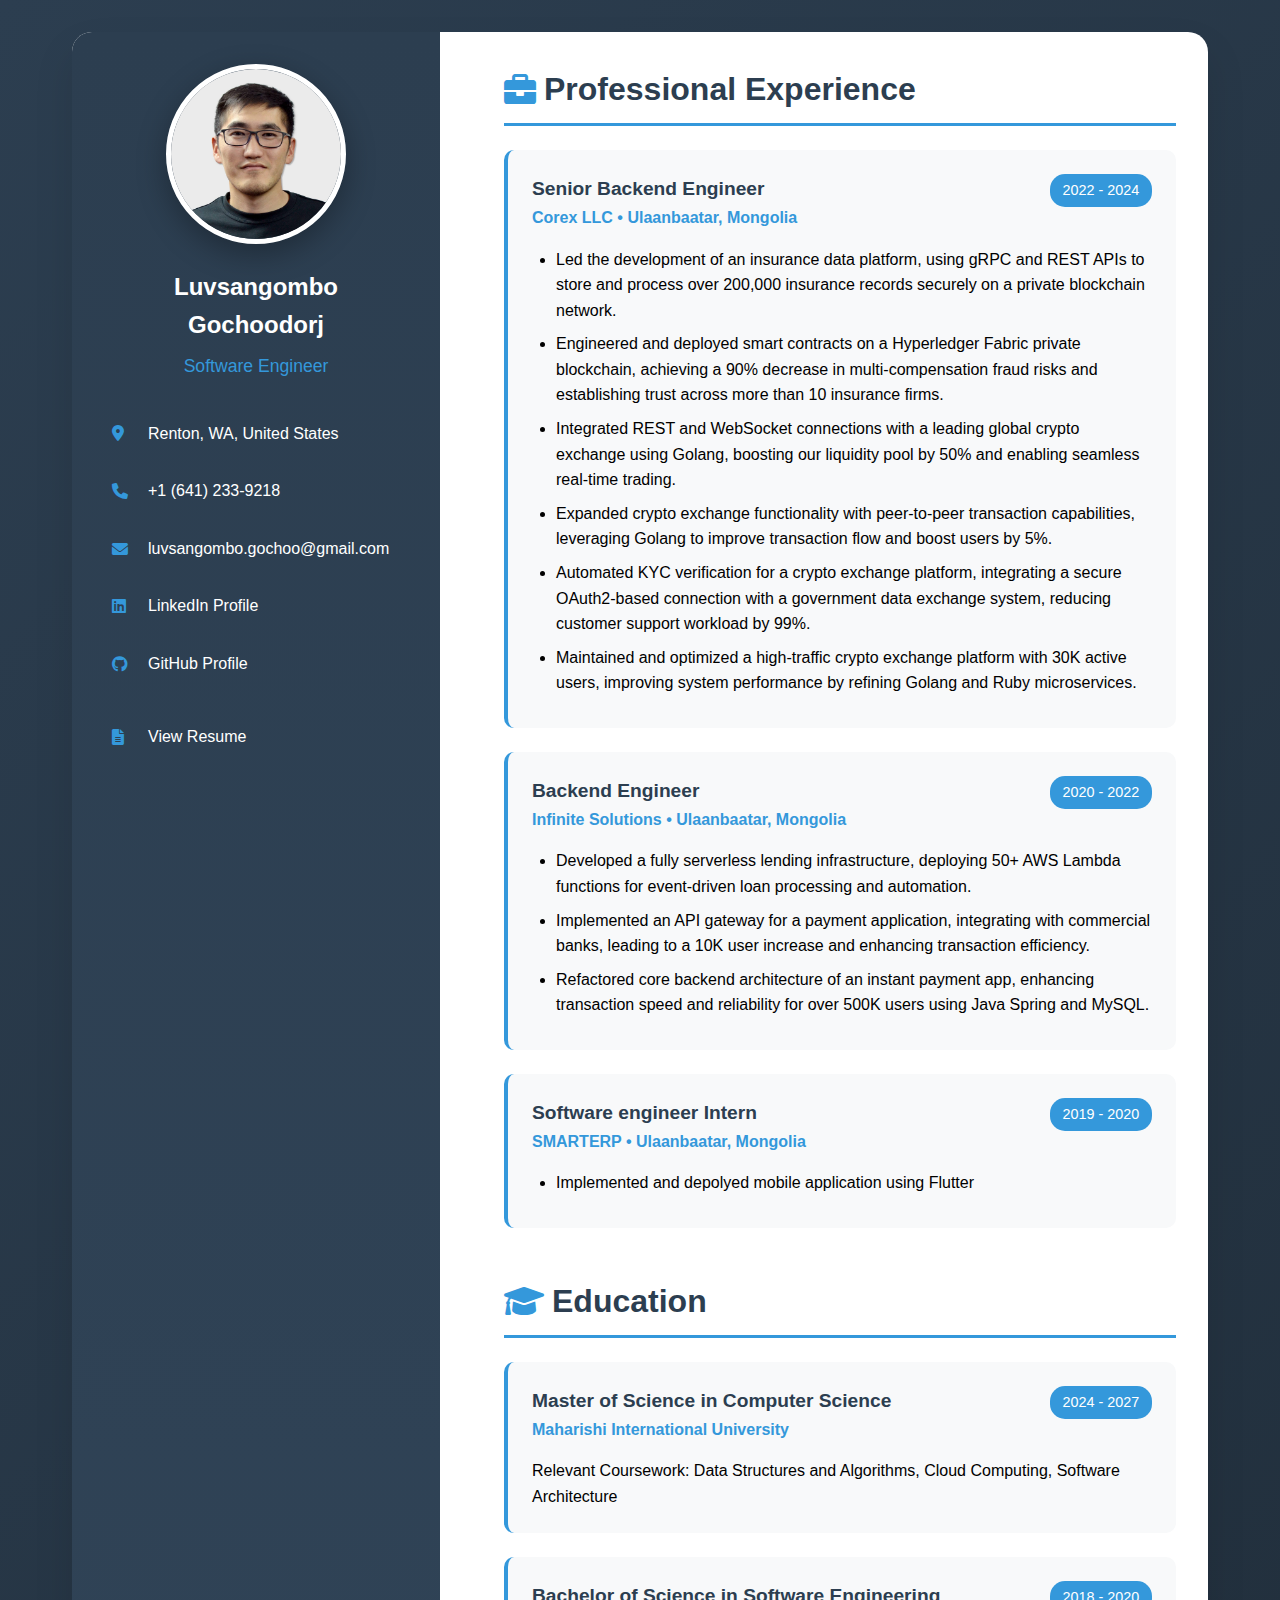
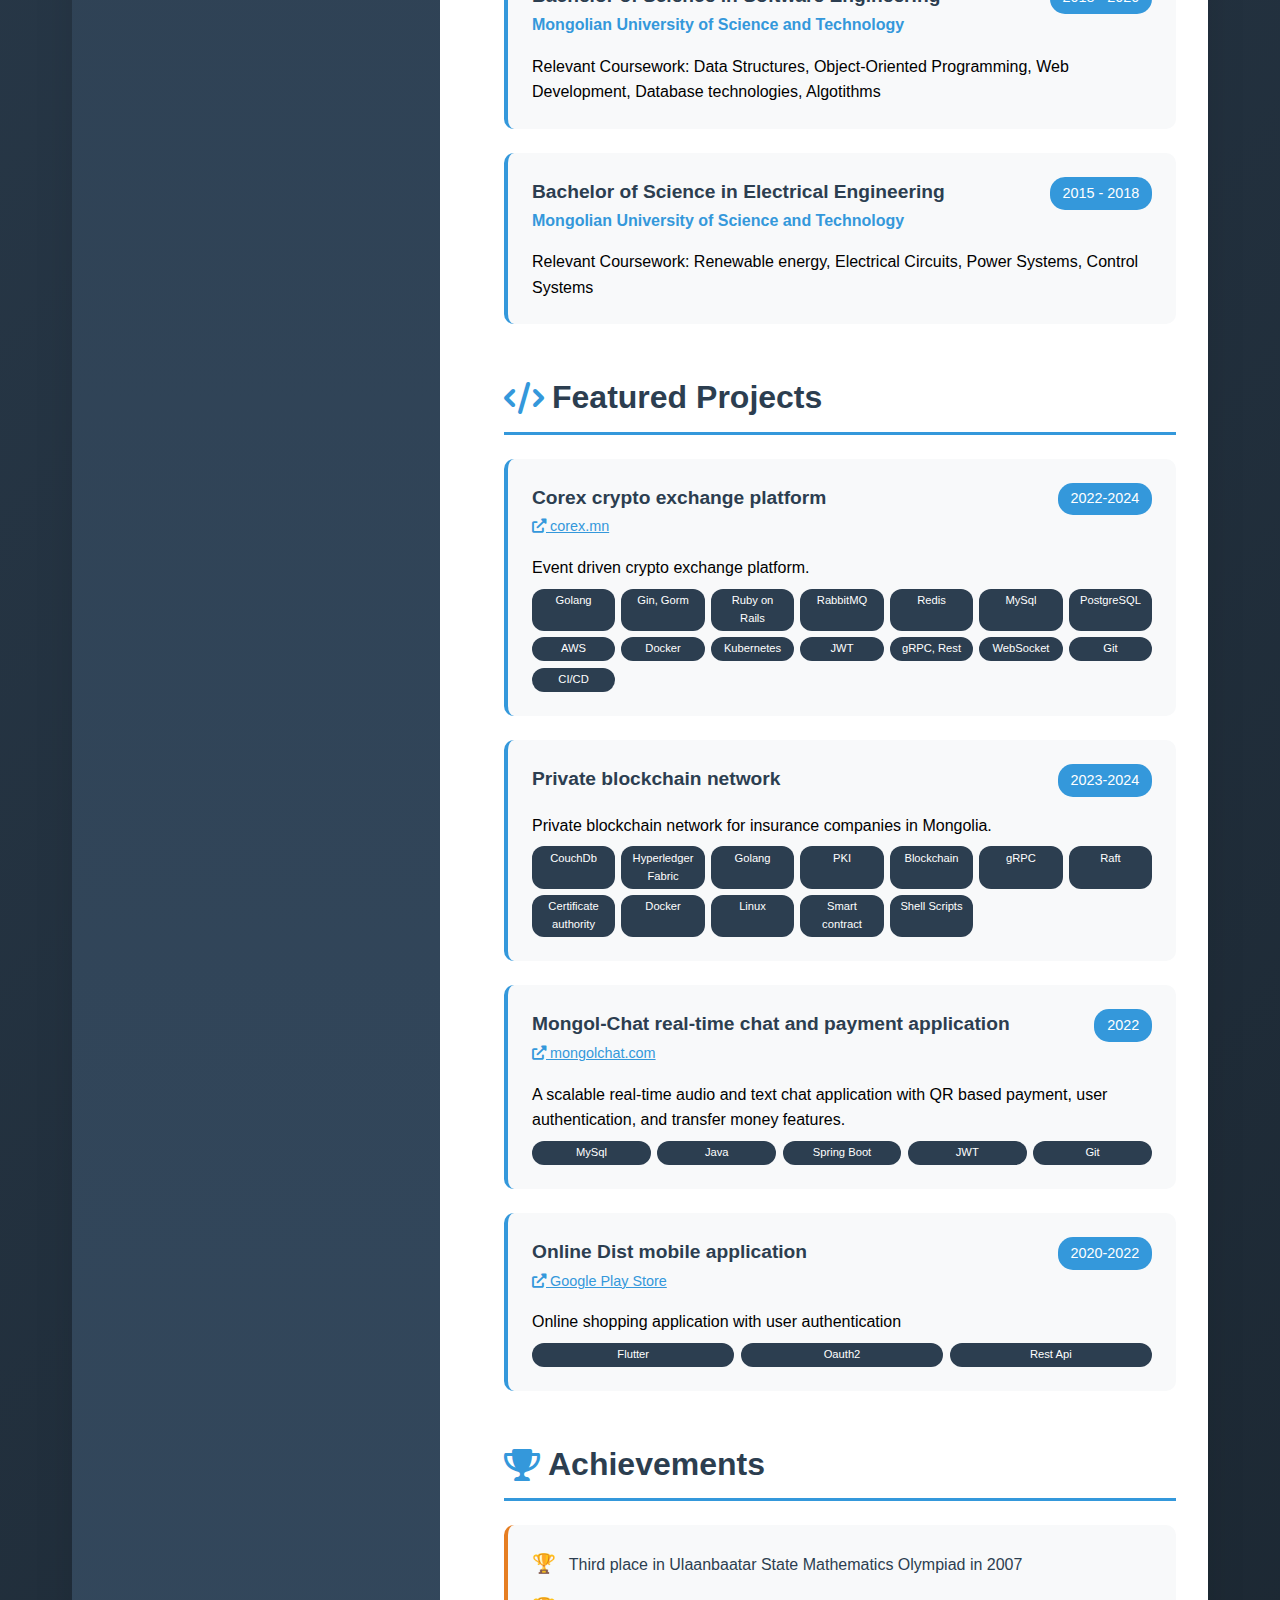
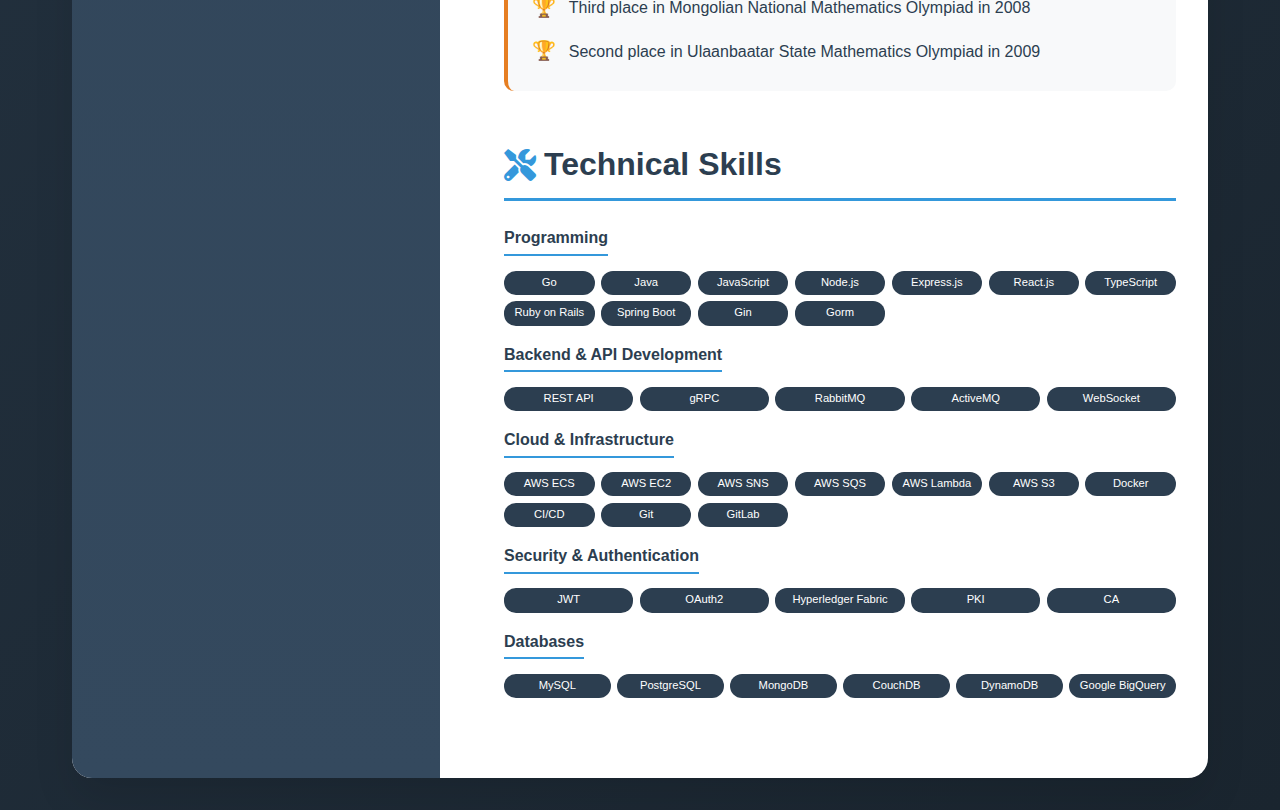
<file: index.html>
<!DOCTYPE html>
<html lang="en">

<head>
	<meta charset="UTF-8">
	<meta name="viewport" content="width=device-width, initial-scale=1.0">
	<title>Luvsangombo Gochoodorj - Software Engineer Portfolio</title>
	<link href="https://cdnjs.cloudflare.com/ajax/libs/font-awesome/6.0.0/css/all.min.css" rel="stylesheet">
	<link rel="stylesheet" href="styles.css">
</head>

<body>
	<div class="container">

		<div class="main-content">
			<div class="sidebar">
				<div class="profile-section">
					<img src="resource/profile.jpg" alt="Luvsangombo Gochoodorj" class="profile-pic">
					<div class="profile-name">Luvsangombo Gochoodorj</div>
					<div class="profile-title">Software Engineer</div>
				</div>

				<div class="contact-info">
					<div class="contact-item">
						<i class="fas fa-map-marker-alt"></i>
						<span>Renton, WA, United States</span>
					</div>
					<div class="contact-item">
						<i class="fas fa-phone"></i>
						<a href="tel:+16412339218">+1 (641) 233-9218</a>
					</div>
					<div class="contact-item">
						<i class="fas fa-envelope"></i>
						<a href="mailto:luvsangombo.gochoo@gmail.com">luvsangombo.gochoo@gmail.com</a>
					</div>
					<div class="contact-item">
						<i class="fab fa-linkedin"></i>
						<a href="https://www.linkedin.com/in/luvsangombo-gochoodorj/" target="_blank">LinkedIn
							Profile</a>
					</div>
					<div class="contact-item">
						<i class="fab fa-github"></i>
						<a href="https://github.com/luvsangombo" target="_blank">GitHub Profile</a>
					</div>
				</div>

				<a href="resume.html" class="resume-item" target="_blank">
					<i class="fas fa-file-alt"></i>
					<span>View Resume</span>
				</a>
			</div>

			<div class="main-section">
				<div class="section">
					<h2 class="section-title">
						<i class="fas fa-briefcase"></i>
						Professional Experience
					</h2>

					<div class="experience-item">
						<div class="item-header">
							<div>
								<div class="item-title">Senior Backend Engineer</div>
								<div class="item-company">Corex LLC • Ulaanbaatar, Mongolia</div>
							</div>
							<span class="item-date">2022 - 2024</span>
						</div>
						<div class="item-description">
							<ul>
								<li>Led the development of an insurance data platform, using gRPC and REST APIs to store
									and process over 200,000 insurance records securely on a private blockchain network.
								</li>
								<li>Engineered and deployed smart contracts on a Hyperledger Fabric private blockchain,
									achieving a 90% decrease in multi-compensation fraud risks and establishing trust
									across more than 10 insurance firms.</li>
								<li>Integrated REST and WebSocket connections with a leading global crypto exchange
									using Golang, boosting our liquidity pool by 50% and enabling seamless real-time
									trading.</li>
								<li>Expanded crypto exchange functionality with peer-to-peer transaction capabilities,
									leveraging Golang to improve transaction flow and boost users by 5%.</li>
								<li>Automated KYC verification for a crypto exchange platform, integrating a secure
									OAuth2-based connection with a government data exchange system, reducing customer
									support workload by 99%.</li>
								<li>Maintained and optimized a high-traffic crypto exchange platform with 30K active
									users, improving system performance by refining Golang and Ruby microservices.</li>
							</ul>
						</div>
					</div>

					<div class="experience-item">
						<div class="item-header">
							<div>
								<div class="item-title">Backend Engineer</div>
								<div class="item-company">Infinite Solutions • Ulaanbaatar, Mongolia</div>
							</div>
							<span class="item-date">2020 - 2022</span>
						</div>
						<div class="item-description">
							<ul>
								<li>Developed a fully serverless lending infrastructure, deploying 50+ AWS Lambda
									functions for event-driven loan processing and automation.</li>
								<li>Implemented an API gateway for a payment application, integrating with commercial
									banks, leading to a 10K user increase and enhancing transaction efficiency.</li>
								<li>Refactored core backend architecture of an instant payment app, enhancing
									transaction speed and reliability for over 500K users using Java Spring and MySQL.
								</li>
							</ul>
						</div>
					</div>

					<div class="experience-item">
						<div class="item-header">
							<div>
								<div class="item-title">Software engineer Intern</div>
								<div class="item-company">SMARTERP • Ulaanbaatar, Mongolia</div>
							</div>
							<span class="item-date">2019 - 2020</span>
						</div>
						<div class="item-description">
							<ul>
								<li>Implemented and depolyed mobile application using Flutter</li>
							</ul>
						</div>
					</div>
				</div>

				<div class="section">
					<h2 class="section-title">
						<i class="fas fa-graduation-cap"></i>
						Education
					</h2>

					<div class="education-item">
						<div class="item-header">
							<div>
								<div class="item-title">Master of Science in Computer Science</div>
								<div class="item-company">Maharishi International University</div>
							</div>
							<span class="item-date">2024 - 2027</span>
						</div>
						<div class="item-description">
							<p>Relevant Coursework: Data Structures and Algorithms, Cloud Computing, Software
								Architecture</p>
						</div>
					</div>

					<div class="education-item">
						<div class="item-header">
							<div>
								<div class="item-title">Bachelor of Science in Software Engineering</div>
								<div class="item-company">Mongolian University of Science and Technology</div>
							</div>
							<span class="item-date">2018 - 2020</span>
						</div>
						<div class="item-description">
							<p>Relevant Coursework: Data Structures, Object-Oriented Programming, Web Development,
								Database technologies, Algotithms</p>
						</div>
					</div>
					<div class="education-item">
						<div class="item-header">
							<div>
								<div class="item-title">Bachelor of Science in Electrical Engineering</div>
								<div class="item-company">Mongolian University of Science and Technology</div>
							</div>
							<span class="item-date">2015 - 2018</span>
						</div>
						<div class="item-description">
							<p>Relevant Coursework: Renewable energy, Electrical Circuits, Power Systems, Control
								Systems </p>
						</div>
					</div>
				</div>

				<div class="section">
					<h2 class="section-title">
						<i class="fas fa-code"></i>
						Featured Projects
					</h2>

					<div class="project-item">
						<div class="item-header">
							<div>
								<div class="item-title">Corex crypto exchange platform</div>
								<a href="https://www.corex.mn" class="project-link" target="_blank">
									<i class="fas fa-external-link-alt"></i> corex.mn
								</a>
							</div>
							<span class="item-date">2022-2024</span>
						</div>
						<div class="item-description">
							<p>Event driven crypto exchange platform.</p>
							<div class="skills-grid">
								<div class="skill-tag">Golang</div>
								<div class="skill-tag">Gin, Gorm</div>
								<div class="skill-tag">Ruby on Rails</div>
								<div class="skill-tag">RabbitMQ</div>
								<div class="skill-tag">Redis</div>
								<div class="skill-tag">MySql</div>
								<div class="skill-tag">PostgreSQL</div>
								<div class="skill-tag">AWS</div>
								<div class="skill-tag">Docker</div>
								<div class="skill-tag">Kubernetes</div>
								<div class="skill-tag">JWT</div>
								<div class="skill-tag">gRPC, Rest</div>
								<div class="skill-tag">WebSocket</div>
								<div class="skill-tag">Git</div>
								<div class="skill-tag">CI/CD</div>
							</div>
						</div>
					</div>
					<div class="project-item">
						<div class="item-header">
							<div>
								<div class="item-title">Private blockchain network</div>
							</div>
							<span class="item-date">2023-2024</span>
						</div>
						<div class="item-description">
							<p>Private blockchain network for insurance companies in Mongolia.</p>
							<div class="skills-grid">
								<div class="skill-tag">CouchDb</div>
								<div class="skill-tag">Hyperledger Fabric</div>

								<div class="skill-tag">Golang</div>
								<div class="skill-tag">PKI</div>
								<div class="skill-tag">Blockchain</div>
								<div class="skill-tag">gRPC</div>
								<div class="skill-tag">Raft</div>
								<div class="skill-tag">Certificate authority</div>
								<div class="skill-tag">Docker</div>
								<div class="skill-tag">Linux</div>
								<div class="skill-tag">Smart contract</div>
								<div class="skill-tag">Shell Scripts</div>
							</div>
						</div>
					</div>

					<div class="project-item">
						<div class="item-header">
							<div>
								<div class="item-title">Mongol-Chat real-time chat and payment application</div>
								<a href="https://mongolchat.com/" class="project-link" target="_blank">
									<i class="fas fa-external-link-alt"></i> mongolchat.com
								</a>
							</div>
							<span class="item-date">2022</span>
						</div>
						<div class="item-description">
							<p>A scalable real-time audio and text chat application with QR based payment, user
								authentication, and
								transfer money features.</p>
							<div class="skills-grid">
								<div class="skill-tag">MySql</div>
								<div class="skill-tag">Java</div>
								<div class="skill-tag">Spring Boot</div>
								<div class="skill-tag">JWT</div>
								<div class="skill-tag">Git</div>
							</div>
						</div>
					</div>

					<div class="project-item">
						<div class="item-header">
							<div>
								<div class="item-title">Online Dist mobile application</div>
								<a href="https://play.google.com/store/apps/details?id=mk.onlinedist.mn&hl=en_US"
									class="project-link" target="_blank">
									<i class="fas fa-external-link-alt"></i> Google Play Store
								</a>
							</div>
							<span class="item-date">2020-2022</span>
						</div>
						<div class="item-description">
							<p>Online shopping application with user authentication</p>
							<div class="skills-grid">
								<div class="skill-tag">Flutter</div>
								<div class="skill-tag">Oauth2</div>
								<div class="skill-tag">Rest Api</div>
							</div>
						</div>
					</div>
				</div>

				<div class="section">
					<h2 class="section-title">
						<i class="fas fa-trophy"></i>
						Achievements
					</h2>

					<div class="achievement-list">
						<p>Third place in Ulaanbaatar State Mathematics Olympiad in 2007</p>
						<p>Third place in Mongolian National Mathematics Olympiad in 2008</p>
						<p>Second place in Ulaanbaatar State Mathematics Olympiad in 2009</p>
					</div>
				</div>

				<div class="section">
					<h2 class="section-title">
						<i class="fas fa-tools"></i>
						Technical Skills
					</h2>

					<div class="skills-category">
						<h3 class="skills-category-title">Programming</h3>
						<div class="skills-grid">
							<div class="skill-tag">Go</div>
							<div class="skill-tag">Java</div>
							<div class="skill-tag">JavaScript</div>
							<div class="skill-tag">Node.js</div>
							<div class="skill-tag">Express.js</div>
							<div class="skill-tag">React.js</div>
							<div class="skill-tag">TypeScript</div>
							<div class="skill-tag">Ruby on Rails</div>
							<div class="skill-tag">Spring Boot</div>
							<div class="skill-tag">Gin</div>
							<div class="skill-tag">Gorm</div>
						</div>
					</div>

					<div class="skills-category">
						<h3 class="skills-category-title">Backend & API Development</h3>
						<div class="skills-grid">
							<div class="skill-tag">REST API</div>
							<div class="skill-tag">gRPC</div>
							<div class="skill-tag">RabbitMQ</div>
							<div class="skill-tag">ActiveMQ</div>
							<div class="skill-tag">WebSocket</div>
						</div>
					</div>

					<div class="skills-category">
						<h3 class="skills-category-title">Cloud & Infrastructure</h3>
						<div class="skills-grid">
							<div class="skill-tag">AWS ECS</div>
							<div class="skill-tag">AWS EC2</div>
							<div class="skill-tag">AWS SNS</div>
							<div class="skill-tag">AWS SQS</div>
							<div class="skill-tag">AWS Lambda</div>
							<div class="skill-tag">AWS S3</div>
							<div class="skill-tag">Docker</div>
							<div class="skill-tag">CI/CD</div>
							<div class="skill-tag">Git</div>
							<div class="skill-tag">GitLab</div>
						</div>
					</div>

					<div class="skills-category">
						<h3 class="skills-category-title">Security & Authentication</h3>
						<div class="skills-grid">
							<div class="skill-tag">JWT</div>
							<div class="skill-tag">OAuth2</div>
							<div class="skill-tag">Hyperledger Fabric</div>
							<div class="skill-tag">PKI</div>
							<div class="skill-tag">CA</div>
						</div>
					</div>

					<div class="skills-category">
						<h3 class="skills-category-title">Databases</h3>
						<div class="skills-grid">
							<div class="skill-tag">MySQL</div>
							<div class="skill-tag">PostgreSQL</div>
							<div class="skill-tag">MongoDB</div>
							<div class="skill-tag">CouchDB</div>
							<div class="skill-tag">DynamoDB</div>
							<div class="skill-tag">Google BigQuery</div>
						</div>
					</div>
				</div>
			</div>
		</div>
	</div>
	<script src="script.js"></script>
</body>

</html>
</file>
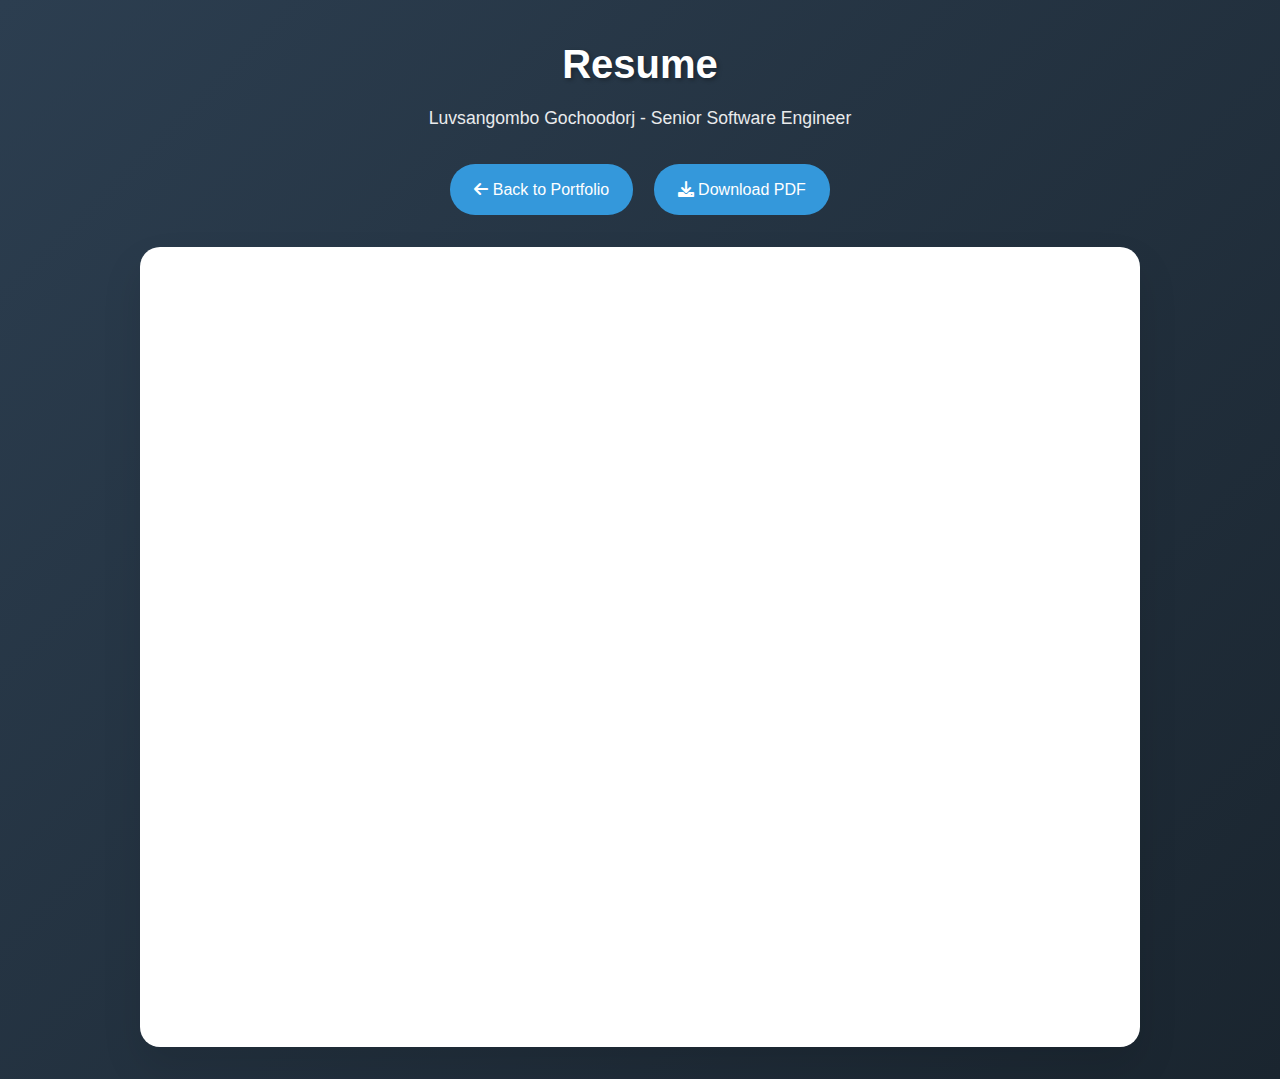
<file: resume.html>
<!DOCTYPE html>
<html lang="en">

<head>
	<meta charset="UTF-8">
	<meta name="viewport" content="width=device-width, initial-scale=1.0">
	<title>Resume - Luvsangombo Gochoodorj</title>
	<link href="https://cdnjs.cloudflare.com/ajax/libs/font-awesome/6.0.0/css/all.min.css" rel="stylesheet">
	<style>
		* {
			margin: 0;
			padding: 0;
			box-sizing: border-box;
		}

		body {
			font-family: 'Segoe UI', Tahoma, Geneva, Verdana, sans-serif;
			line-height: 1.6;
			background: linear-gradient(135deg, #2c3e50 0%, #1a252f 100%);
			min-height: 100vh;
			padding: 2rem;
		}

		.container {
			max-width: 1000px;
			margin: 0 auto;
		}

		.header {
			text-align: center;
			margin-bottom: 2rem;
			color: white;
		}

		.header h1 {
			font-size: 2.5rem;
			margin-bottom: 0.5rem;
			text-shadow: 2px 2px 4px rgba(0, 0, 0, 0.3);
		}

		.header p {
			font-size: 1.1rem;
			opacity: 0.9;
		}

		.navigation {
			text-align: center;
			margin-bottom: 2rem;
		}

		.nav-button {
			display: inline-block;
			background: #3498db;
			color: white;
			padding: 0.8rem 1.5rem;
			border-radius: 25px;
			text-decoration: none;
			margin: 0 0.5rem;
			transition: all 0.3s;
		}

		.nav-button:hover {
			background: #2980b9;
			transform: translateY(-2px);
			box-shadow: 0 5px 15px rgba(52, 152, 219, 0.4);
		}

		.resume-content {
			background: white;
			border-radius: 20px;
			box-shadow: 0 20px 40px rgba(0, 0, 0, 0.1);
			overflow: hidden;
		}

		.pdf-container {
			width: 100%;
			height: 800px;
			position: relative;
		}

		.pdf-embed {
			width: 100%;
			height: 100%;
			border: none;
		}

		.pdf-fallback {
			padding: 3rem;
			text-align: center;
			color: #666;
		}

		.pdf-fallback h2 {
			margin-bottom: 1rem;
			color: #2c3e50;
		}

		@media (max-width: 768px) {
			body {
				padding: 1rem;
			}

			.header h1 {
				font-size: 2rem;
			}

			.pdf-container {
				height: 600px;
			}

			.nav-button {
				display: block;
				margin: 0.5rem 0;
			}
		}
	</style>
</head>

<body>
	<div class="container">
		<div class="header">
			<h1>Resume</h1>
			<p>Luvsangombo Gochoodorj - Senior Software Engineer</p>
		</div>

		<div class="navigation">
			<a href="index.html" class="nav-button">
				<i class="fas fa-arrow-left"></i> Back to Portfolio
			</a>
			<a href="resource/resume.pdf" class="nav-button" target="_blank">
				<i class="fas fa-download"></i> Download PDF
			</a>
		</div>

		<div class="resume-content">
			<div class="pdf-container">
				<iframe class="pdf-embed" src="resource/resume.pdf#toolbar=1&navpanes=0&scrollbar=1"
					type="application/pdf">
					<div class="pdf-fallback">
						<h2>PDF Viewer Not Supported</h2>
						<p>Your browser doesn't support embedded PDF viewing.</p>
						<p>Please download the resume using the button below or use a modern browser like Chrome,
							Firefox, or Edge.</p>
					</div>
				</iframe>
			</div>
		</div>
	</div>
</body>

</html>
</file>
<file: styles.css>
* {
	margin: 0;
	padding: 0;
	box-sizing: border-box;
}

body {
	font-family: 'Segoe UI', Tahoma, Geneva, Verdana, sans-serif;
	line-height: 1.6;
	background: linear-gradient(135deg, #2c3e50 0%, #1a252f 100%);
	min-height: 100vh;
}

.container {
	max-width: 1200px;
	margin: 0 auto;
	padding: 2rem;
}

.header {
	text-align: center;
	margin-bottom: 3rem;
	color: white;
}

.header h1 {
	font-size: 3rem;
	margin-bottom: 0.5rem;
	text-shadow: 2px 2px 4px rgba(0, 0, 0, 0.3);
}

.header p {
	font-size: 1.2rem;
	opacity: 0.9;
}

.main-content {
	display: grid;
	grid-template-columns: 1fr 2fr;
	gap: 2rem;
	background: white;
	border-radius: 20px;
	box-shadow: 0 20px 40px rgba(0, 0, 0, 0.1);
	overflow: hidden;
}

.sidebar {
	background: linear-gradient(180deg, #2c3e50 0%, #34495e 100%);
	color: white;
	padding: 2rem;
}

.profile-section {
	text-align: center;
	margin-bottom: 2rem;
}

.profile-pic {
	width: 180px;
	height: 180px;
	border-radius: 50%;
	object-fit: cover;
	margin: 0 auto 1rem;
	border: 5px solid white;
	box-shadow: 0 10px 30px rgba(0, 0, 0, 0.3);
}

.profile-name {
	font-size: 1.5rem;
	margin-bottom: 0.5rem;
	font-weight: bold;
}

.profile-title {
	color: #3498db;
	font-size: 1.1rem;
	margin-bottom: 1rem;
}

.contact-info {
	margin-top: 2rem;
}

.contact-item {
	display: flex;
	align-items: center;
	margin-bottom: 1rem;
	padding: 0.5rem;
	border-radius: 8px;
	transition: background 0.3s;
}

.contact-item:hover {
	background: rgba(255, 255, 255, 0.1);
}

.contact-item i {
	width: 20px;
	margin-right: 1rem;
	color: #3498db;
}

.contact-item a {
	color: white;
	text-decoration: none;
}

.contact-item a:hover {
	color: #3498db;
}

.resume-item {
	display: flex;
	align-items: center;
	margin-top: 2rem;
	padding: 0.5rem;
	border-radius: 8px;
	transition: background 0.3s;
	text-decoration: none;
	color: white;
}

.resume-item:hover {
	background: rgba(255, 255, 255, 0.1);
}

.resume-item i {
	width: 20px;
	margin-right: 1rem;
	color: #3498db;
}

.main-section {
	padding: 2rem;
}

.section {
	margin-bottom: 3rem;
}

.section-title {
	font-size: 2rem;
	color: #2c3e50;
	margin-bottom: 1.5rem;
	border-bottom: 3px solid #3498db;
	padding-bottom: 0.5rem;
	display: flex;
	align-items: center;
}

.section-title i {
	margin-right: 0.5rem;
	color: #3498db;
}

.experience-item,
.education-item,
.project-item {
	background: #f8f9fa;
	padding: 1.5rem;
	margin-bottom: 1.5rem;
	border-radius: 10px;
	border-left: 4px solid #3498db;
	transition: transform 0.3s, box-shadow 0.3s;
}

.experience-item:hover,
.education-item:hover,
.project-item:hover {
	transform: translateY(-2px);
	box-shadow: 0 5px 15px rgba(0, 0, 0, 0.1);
}

.item-header {
	display: flex;
	justify-content: space-between;
	align-items: start;
	margin-bottom: 0.5rem;
}

.item-title {
	font-size: 1.2rem;
	font-weight: bold;
	color: #2c3e50;
}

.item-company {
	color: #3498db;
	font-weight: 600;
}

.item-date {
	background: #3498db;
	color: white;
	padding: 0.3rem 0.8rem;
	border-radius: 15px;
	font-size: 0.9rem;
}

.item-description {
	margin-top: 1rem;
}

.item-description ul {
	padding-left: 1.5rem;
}

.item-description li {
	margin-bottom: 0.5rem;
}

.skills-grid {
	display: grid;
	grid-template-columns: repeat(auto-fit, minmax(80px, 1fr));
	gap: 0.4rem;
	margin-top: 0.5rem;
}

.skill-tag {
	background: #2c3e50;
	color: white;
	padding: 0.2rem 0.5rem;
	border-radius: 12px;
	text-align: center;
	font-size: 0.7rem;
}

.skills-category {
	margin-bottom: 1rem;
}

.skills-category-title {
	font-size: 1rem;
	color: #2c3e50;
	margin-bottom: 0.4rem;
	font-weight: 600;
	border-bottom: 2px solid #3498db;
	padding-bottom: 0.2rem;
	display: inline-block;
}

.achievement-grid {
	display: grid;
	grid-template-columns: repeat(auto-fit, minmax(250px, 1fr));
	gap: 1rem;
	margin-top: 1rem;
}

.achievement-card {
	background: linear-gradient(135deg, #f093fb 0%, #f5576c 100%);
	color: white;
	padding: 1.5rem;
	border-radius: 10px;
	text-align: center;
}

.achievement-icon {
	font-size: 2rem;
	margin-bottom: 0.5rem;
}

.project-links {
	margin-top: 1rem;
}

.project-link {
	display: inline;
	background: none;
	color: #3498db;
	padding: 0;
	border: none;
	border-radius: 0;
	text-decoration: underline;
	margin-right: 0;
	font-size: 0.9rem;
	transition: color 0.3s;
}

.project-link:hover {
	color: #2980b9;
	text-decoration: none;
}

.achievement-list {
	background: #f8f9fa;
	padding: 1.5rem;
	border-radius: 10px;
	border-left: 4px solid #e67e22;
}

.achievement-list p {
	margin-bottom: 0.8rem;
	font-size: 1rem;
	color: #2c3e50;
	display: flex;
	align-items: center;
}

.achievement-list p:last-child {
	margin-bottom: 0;
}

.achievement-list p::before {
	content: "🏆";
	margin-right: 0.8rem;
	font-size: 1.2rem;
}

@media (max-width: 768px) {
	.main-content {
		grid-template-columns: 1fr;
	}

	.header h1 {
		font-size: 2rem;
	}

	.item-header {
		flex-direction: column;
		align-items: start;
	}

	.item-date {
		margin-top: 0.5rem;
	}
}
</file>
